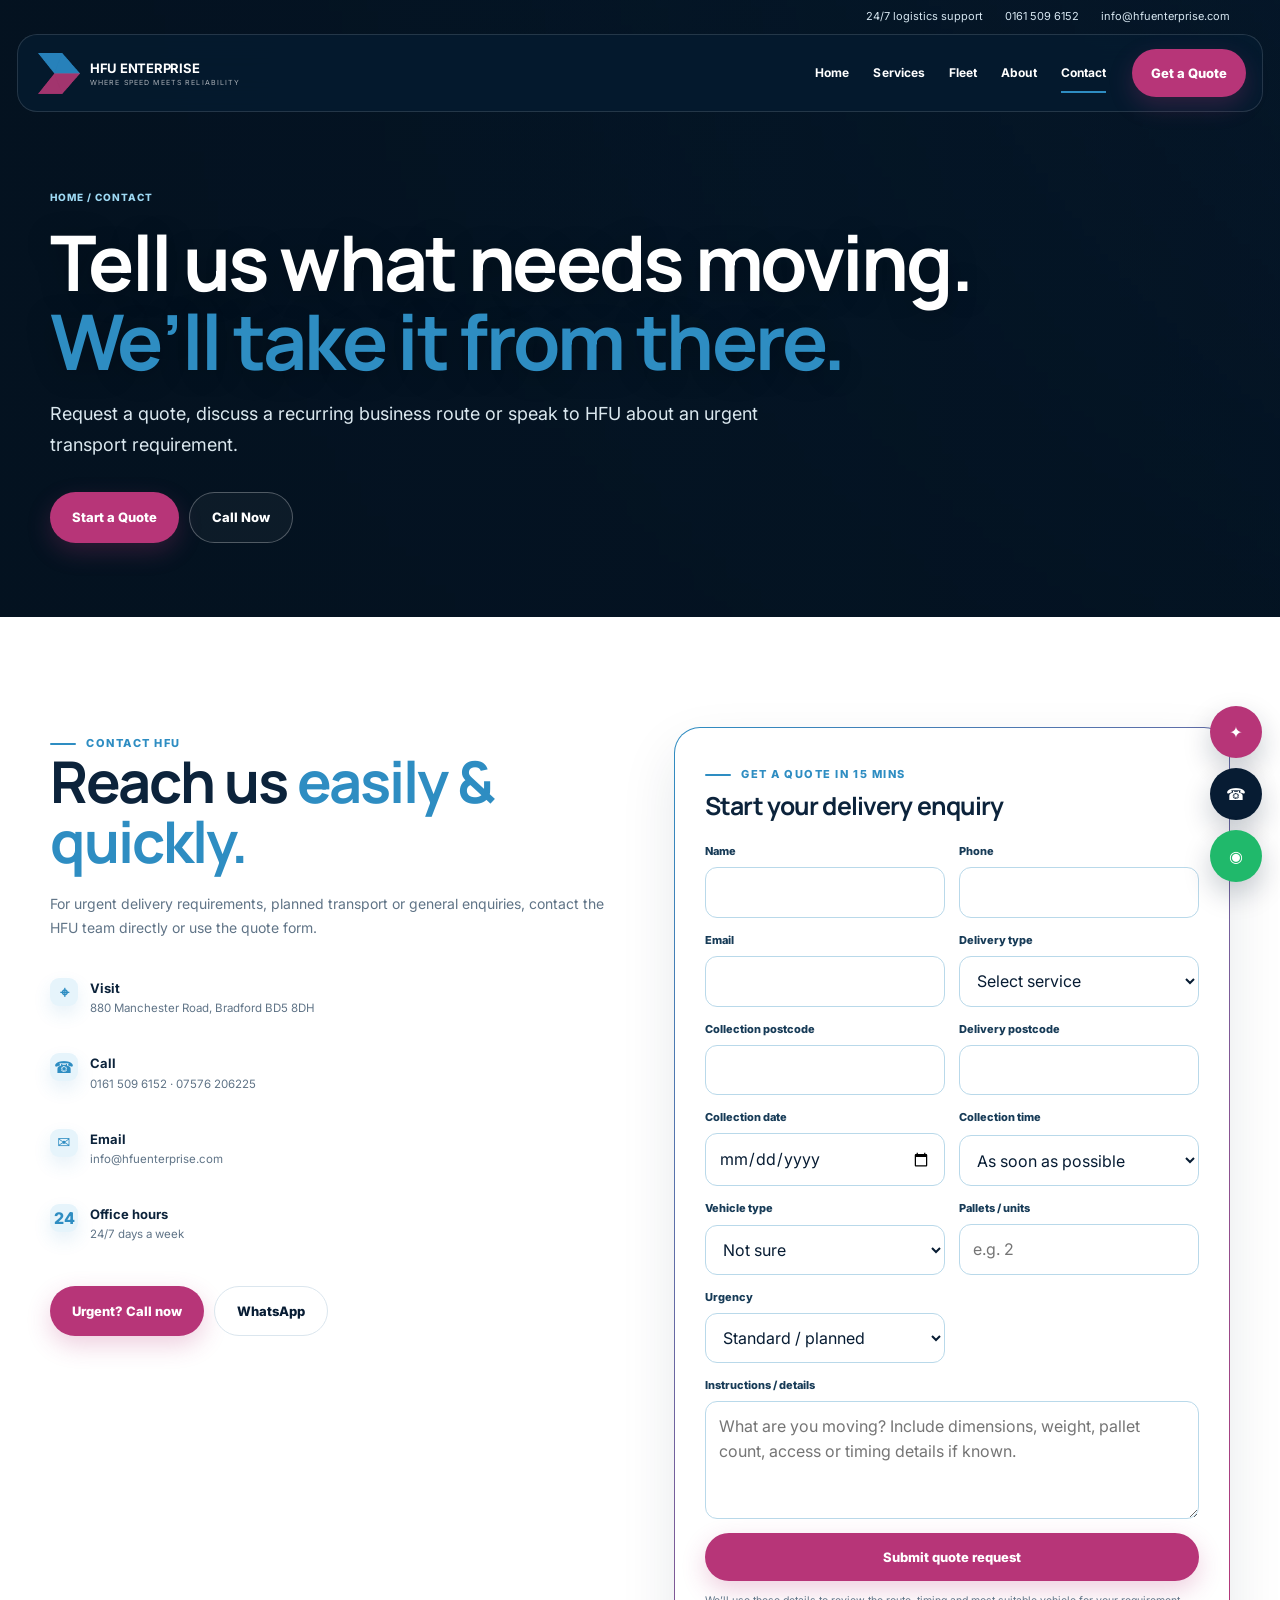
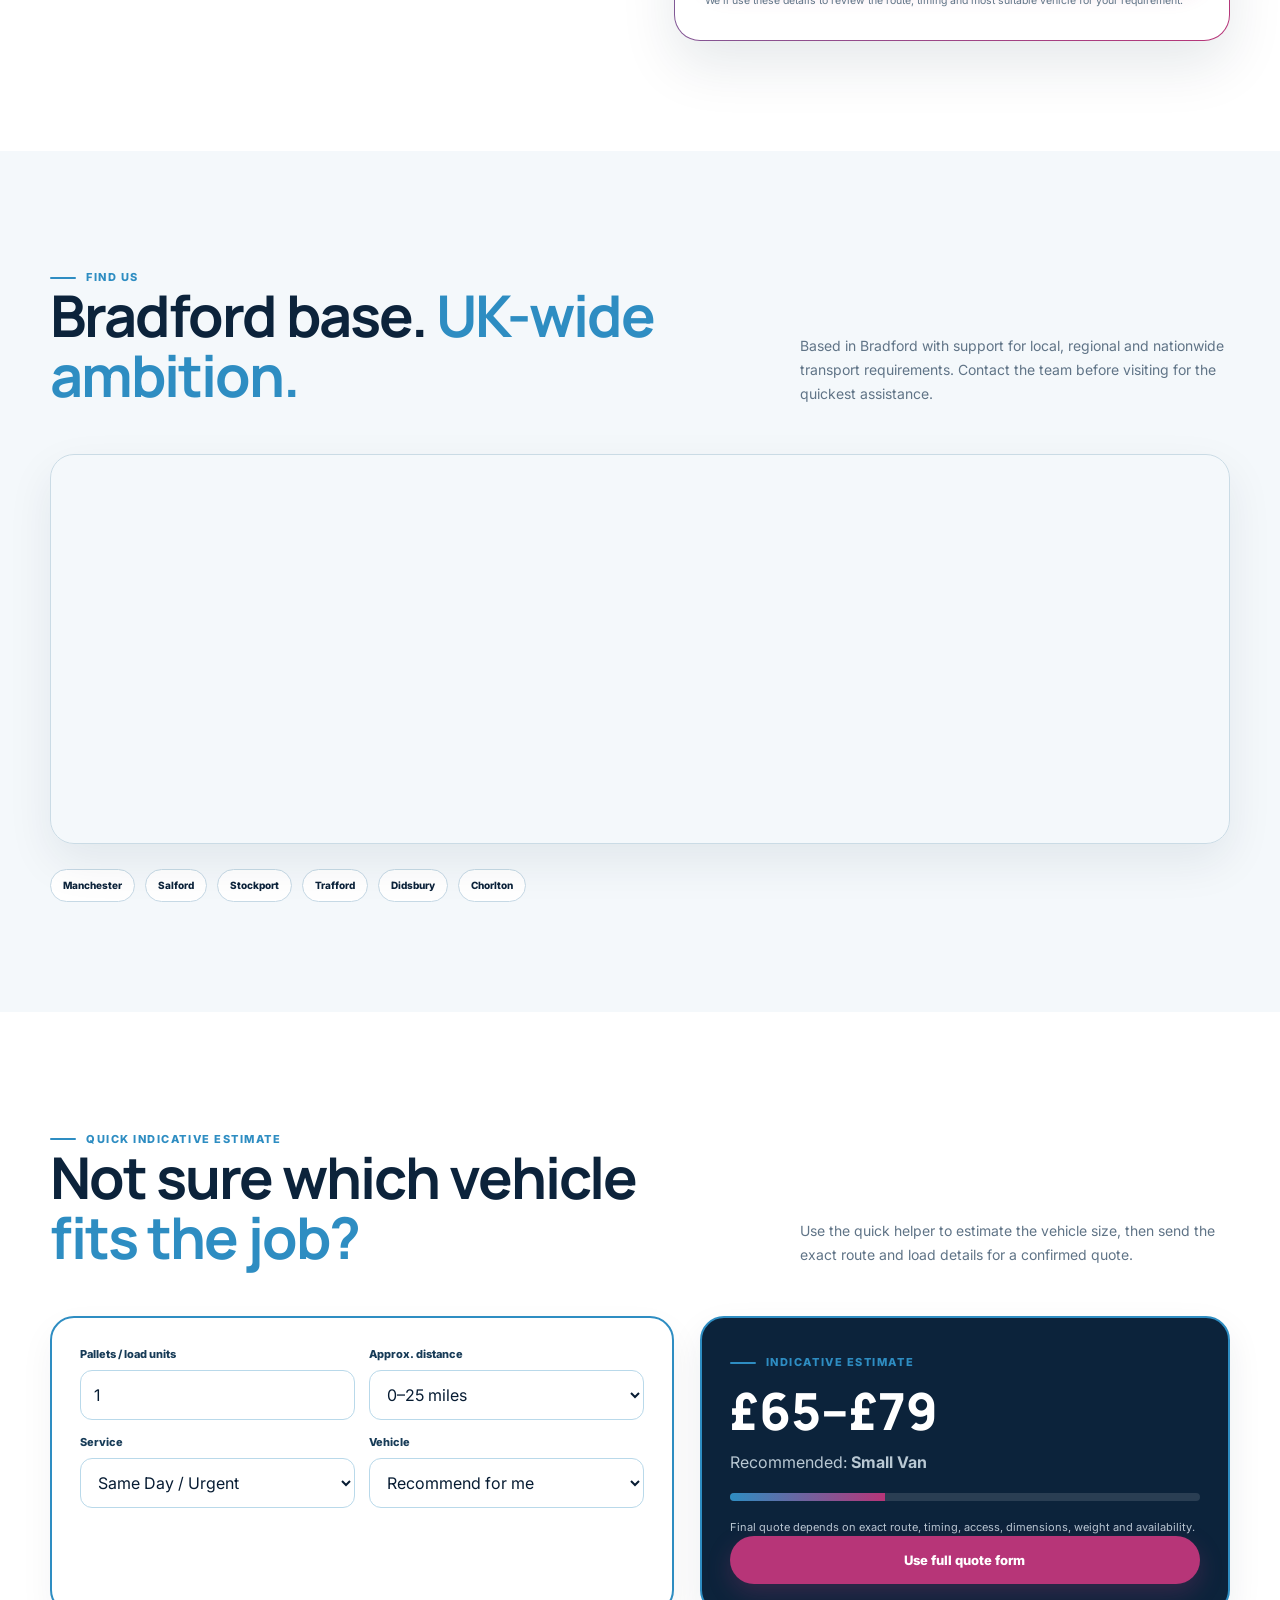
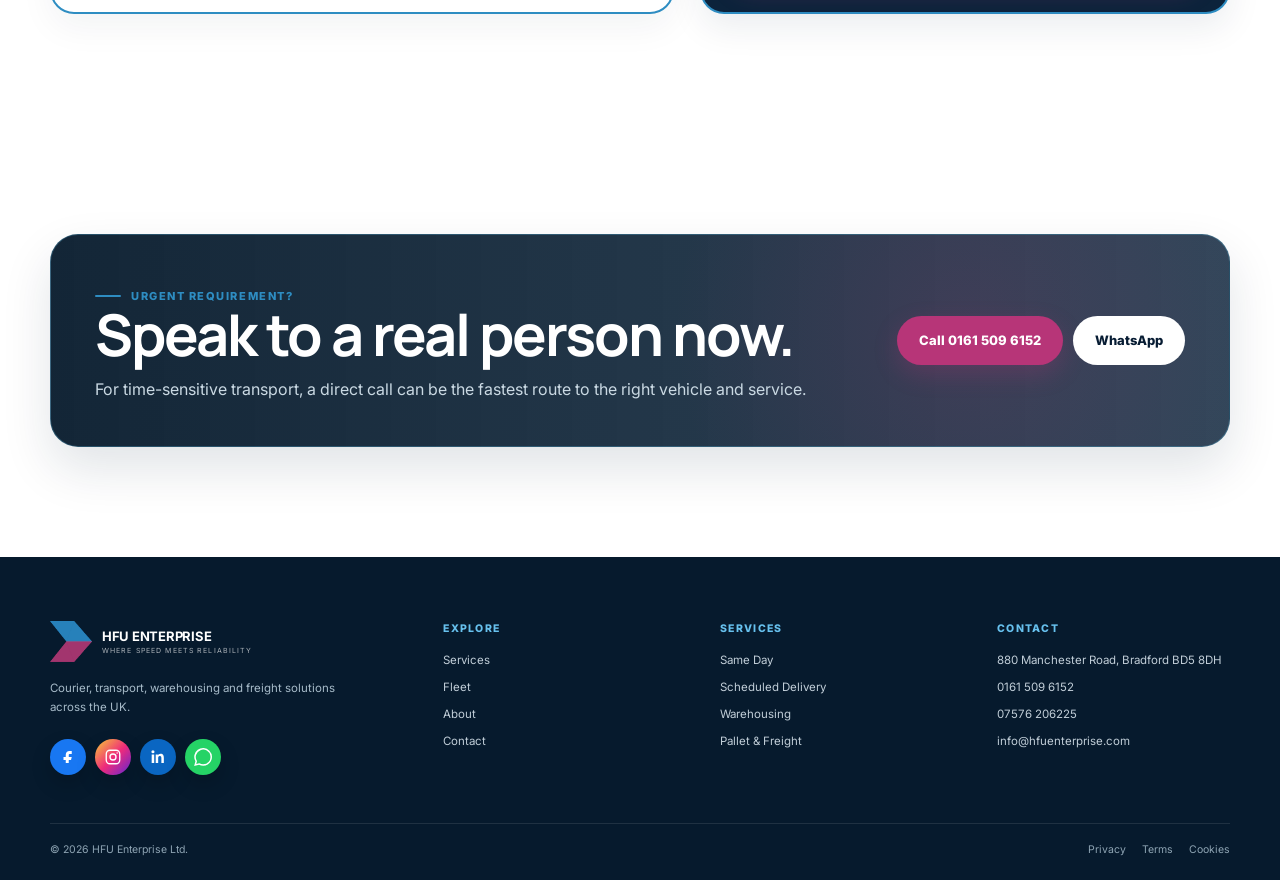
<file: contact.html>
<!doctype html><html lang="en-GB"><head><meta charset="utf-8"><meta name="viewport" content="width=device-width,initial-scale=1"><title>Get a Quote | HFU Enterprise</title>
  <link rel="icon" href="favicon.ico" sizes="any">
  <link rel="icon" type="image/png" sizes="32x32" href="favicon-32x32.png">
  <link rel="apple-touch-icon" sizes="180x180" href="apple-touch-icon.png">
<meta name="description" content="Request a logistics quote from HFU Enterprise for same-day, scheduled, pallet, freight, warehousing and home move services."><meta name="theme-color" content="#071c33"><link rel="preconnect" href="https://fonts.googleapis.com"><link rel="preconnect" href="https://fonts.gstatic.com" crossorigin><link href="https://fonts.googleapis.com/css2?family=Inter:wght@400;500;600;700;800&family=Manrope:wght@600;700;800&display=swap" rel="stylesheet"><link rel="stylesheet" href="assets/css/style.css"><link rel="stylesheet" href="assets/css/contact.css"></head><body class="page-contact">
<div class="topbar"><div class="container"><span>24/7 logistics support</span><a href="tel:+441615096152">0161 509 6152</a><a href="mailto:info@hfuenterprise.com">info@hfuenterprise.com</a></div></div><header class="site-header"><div class="header-shell"><a class="brand" href="index.html"><img class="brand-mark" src="assets/img/hfu-mark.png" alt="HFU Enterprise"><span class="brand-copy"><strong>HFU ENTERPRISE</strong><span>Where speed meets reliability</span></span></a><nav class="nav"><a href="index.html">Home</a><a href="services.html">Services</a><a href="fleet.html">Fleet</a><a href="about.html">About</a><a class="active" href="contact.html">Contact</a></nav><div class="header-actions"><a class="btn btn-primary" href="#quote">Get a Quote</a><button class="menu-toggle" aria-label="Open navigation" aria-expanded="false"><span></span><span></span><span></span></button></div></div></header>
<main>
<section class="page-hero contact-hero"><div class="contact-hero-media" aria-hidden="true"><div class="contact-hero-slide contact-hero-slide--1"></div><div class="contact-hero-slide contact-hero-slide--2"></div><div class="contact-hero-slide contact-hero-slide--3"></div><div class="contact-hero-slide contact-hero-slide--4"></div><div class="contact-hero-slide contact-hero-slide--5"></div></div><div class="contact-hero-overlay" aria-hidden="true"></div><div class="container"><div class="breadcrumb">Home / Contact</div><h1>Tell us what needs moving.<br><span class="accent">We’ll take it from there.</span></h1><p>Request a quote, discuss a recurring business route or speak to HFU about an urgent transport requirement.</p><div class="hero-actions"><a class="btn btn-primary" href="#quote">Start a Quote</a><a class="btn btn-ghost" href="tel:+441615096152">Call Now</a></div></div></section>

<section class="section" id="quote"><div class="container split" style="align-items:start"><div class="split-copy reveal"><span class="eyebrow">Contact HFU</span><h2>Reach us <span class="accent">easily & quickly.</span></h2><p>For urgent delivery requirements, planned transport or general enquiries, contact the HFU team directly or use the quote form.</p><div class="check-list"><div class="check"><i>⌖</i><div><strong>Visit</strong><span>880 Manchester Road, Bradford BD5 8DH</span></div></div><div class="check"><i>☎</i><div><strong>Call</strong><span>0161 509 6152 · 07576 206225</span></div></div><div class="check"><i>✉</i><div><strong>Email</strong><span>info@hfuenterprise.com</span></div></div><div class="check"><i>24</i><div><strong>Office hours</strong><span>24/7 days a week</span></div></div></div><div class="hero-actions"><a class="btn btn-primary" href="tel:+441615096152">Urgent? Call now</a><a class="btn btn-outline" href="https://wa.me/447576206225" target="_blank" rel="noopener">WhatsApp</a></div></div>
<div class="form-card reveal"><span class="eyebrow">Get a quote in 15 mins</span><h3 style="margin:10px 0 24px">Start your delivery enquiry</h3><form class="full-form" data-demo-form><div class="field"><label for="name">Name</label><input id="name" required></div><div class="field"><label for="phone">Phone</label><input id="phone" type="tel" required></div><div class="field"><label for="email">Email</label><input id="email" type="email" required></div><div class="field"><label for="service">Delivery type</label><select id="service" required><option value="">Select service</option><option>Same Day</option><option>Scheduled Delivery</option><option>Overnight</option><option>International Shipping</option><option>Pallet Delivery</option><option>Warehousing</option><option>Home Move</option></select></div><div class="field"><label for="from2">Collection postcode</label><input id="from2" required></div><div class="field"><label for="to2">Delivery postcode</label><input id="to2" required></div><div class="field"><label for="date2">Collection date</label><input id="date2" type="date" required></div><div class="field"><label for="time2">Collection time</label><select id="time2"><option>As soon as possible</option><option>08:00–10:00</option><option>10:00–12:00</option><option>12:00–14:00</option><option>14:00–16:00</option><option>16:00–18:00</option></select></div><div class="field"><label for="vehicle">Vehicle type</label><select id="vehicle"><option>Not sure</option><option>Small Van</option><option>SWB</option><option>LWB</option><option>Luton</option><option>7.5 Tonne</option><option>18 Tonne</option><option>26 Tonne</option><option>Artic</option></select></div><div class="field"><label for="pallets">Pallets / units</label><input id="pallets" type="number" min="0" placeholder="e.g. 2"></div><div class="field"><label for="urgency">Urgency</label><select id="urgency"><option>Standard / planned</option><option>Urgent / same day</option><option>Overnight</option></select></div><div class="field span-2"><label for="details">Instructions / details</label><textarea id="details" placeholder="What are you moving? Include dimensions, weight, pallet count, access or timing details if known."></textarea></div><div class="span-2"><button class="btn btn-primary" type="submit" style="width:100%">Submit quote request</button><p class="form-note">We’ll use these details to review the route, timing and most suitable vehicle for your requirement.</p></div></form></div></div></section>

<section class="section section--soft"><div class="container"><div class="section-head reveal"><div><span class="eyebrow">Find us</span><h2>Bradford base. <span class="accent">UK-wide ambition.</span></h2></div><p>Based in Bradford with support for local, regional and nationwide transport requirements. Contact the team before visiting for the quickest assistance.</p></div><iframe class="map-frame" loading="lazy" referrerpolicy="no-referrer-when-downgrade" src="https://www.google.com/maps?q=880%20Manchester%20Road%20Bradford%20BD5%208DH&output=embed" title="HFU Enterprise location map"></iframe><div class="location-chips"><span class="location-chip">Manchester</span><span class="location-chip">Salford</span><span class="location-chip">Stockport</span><span class="location-chip">Trafford</span><span class="location-chip">Didsbury</span><span class="location-chip">Chorlton</span></div></div></section>

<section class="section"><div class="container"><div class="section-head reveal"><div><span class="eyebrow">Quick indicative estimate</span><h2>Not sure which vehicle <span class="accent">fits the job?</span></h2></div><p>Use the quick helper to estimate the vehicle size, then send the exact route and load details for a confirmed quote.</p></div><div class="calculator-wrap" data-estimator><div class="calculator-panel reveal"><div class="full-form"><div class="field"><label>Pallets / load units</label><input name="est-pallets" type="number" min="1" max="26" value="1"></div><div class="field"><label>Approx. distance</label><select name="est-distance"><option value="0-25">0–25 miles</option><option value="25-50">25–50 miles</option><option value="50-100">50–100 miles</option><option value="100-200">100–200 miles</option><option value="200+">200+ miles</option></select></div><div class="field"><label>Service</label><select name="est-service"><option value="same">Same Day / Urgent</option><option value="scheduled">Scheduled</option><option value="overnight">Overnight</option><option value="pallet">Pallet / Freight</option><option value="home">Home Move</option></select></div><div class="field"><label>Vehicle</label><select name="est-vehicle"><option value="auto">Recommend for me</option><option value="small">Small Van</option><option value="swb">SWB</option><option value="lwb">LWB</option><option value="luton">Luton</option><option value="t75">7.5 Tonne</option><option value="t18">18 Tonne</option><option value="artic">Artic</option></select></div></div></div><div class="calculator-result reveal"><div><span class="eyebrow">Indicative estimate</span><div class="big" data-est-price>£—</div><p>Recommended: <strong data-est-vehicle>—</strong></p><div class="range-bar"><span data-est-bar></span></div><p style="font-size:11px">Final quote depends on exact route, timing, access, dimensions, weight and availability.</p></div><a class="btn btn-primary" href="#quote">Use full quote form</a></div></div></div></section>

<section class="section"><div class="container"><div class="cta-band contact-urgent-cta reveal"><div class="cta-grid"><div><span class="eyebrow">Urgent requirement?</span><h2>Speak to a real person now.</h2><p>For time-sensitive transport, a direct call can be the fastest route to the right vehicle and service.</p></div><div class="cta-actions"><a class="btn btn-primary" href="tel:+441615096152">Call 0161 509 6152</a><a class="btn btn-secondary" href="https://wa.me/447576206225" target="_blank" rel="noopener">WhatsApp</a></div></div></div></div></section>
</main>
<footer class="site-footer"><div class="container"><div class="footer-grid"><div class="footer-brand"><a class="brand" href="index.html"><img class="brand-mark" src="assets/img/hfu-mark.png" alt=""><span class="brand-copy"><strong>HFU ENTERPRISE</strong><span>Where speed meets reliability</span></span></a><p>Courier, transport, warehousing and freight solutions across the UK.</p><div class="footer-social" aria-label="Social media"><div class="social-icons"><a class="social-icon" href="#" aria-label="Facebook"><svg viewBox="0 0 24 24" fill="currentColor"><path d="M14 8h3V4h-3c-3 0-5 2-5 5v3H6v4h3v4h4v-4h3l1-4h-4V9c0-.6.4-1 1-1z"/></svg></a><a class="social-icon" href="#" aria-label="Instagram"><svg viewBox="0 0 24 24" fill="none" stroke="currentColor" stroke-width="1.8"><rect x="3" y="3" width="18" height="18" rx="5"/><circle cx="12" cy="12" r="4"/><circle cx="17.5" cy="6.5" r="1" fill="currentColor" stroke="none"/></svg></a><a class="social-icon" href="#" aria-label="LinkedIn"><svg viewBox="0 0 24 24" fill="currentColor"><path d="M6.94 8.5H3.56V20h3.38V8.5ZM5.25 3A2.07 2.07 0 1 0 5.3 7.14 2.07 2.07 0 0 0 5.25 3Zm7 5.5H8.94V20h3.3v-6.03c0-1.6.3-3.15 2.28-3.15 1.95 0 1.98 1.82 1.98 3.25V20h3.3v-6.61c0-3.25-.7-5.75-4.5-5.75-1.82 0-3.03 1-3.53 1.95h-.02V8.5Z"/></svg></a><a class="social-icon social-icon--wa" href="https://wa.me/447576206225" target="_blank" rel="noopener" aria-label="WhatsApp"><svg viewBox="0 0 24 24" fill="currentColor"><path d="M20.5 3.5A11.8 11.8 0 0 0 1.9 17.7L.2 24l6.5-1.7A11.8 11.8 0 0 0 24 11.8a11.7 11.7 0 0 0-3.5-8.3Zm-8.3 18.3a9.8 9.8 0 0 1-5-1.4l-.4-.2-3.8 1 1-3.7-.2-.4A9.8 9.8 0 1 1 12.2 21.8Z"/></svg></a></div></div></div><div><div class="footer-title">Explore</div><div class="footer-links"><a href="services.html">Services</a><a href="fleet.html">Fleet</a><a href="about.html">About</a><a href="contact.html">Contact</a></div></div><div><div class="footer-title">Services</div><div class="footer-links"><span>Same Day</span><span>Scheduled Delivery</span><span>Warehousing</span><span>Pallet & Freight</span></div></div><div><div class="footer-title">Contact</div><div class="footer-links"><span>880 Manchester Road, Bradford BD5 8DH</span><a href="tel:+441615096152">0161 509 6152</a><a href="tel:+447576206225">07576 206225</a><a href="mailto:info@hfuenterprise.com">info@hfuenterprise.com</a></div></div></div><div class="footer-bottom"><span>© 2026 HFU Enterprise Ltd.</span><nav class="footer-legal" aria-label="Legal"><a href="#">Privacy</a><a href="#">Terms</a><a href="#">Cookies</a></nav></div></div></footer><div class="quick-actions"><a class="quick-action quote" href="#quote" aria-label="Get a quote"><span class="quick-action-label">Get a Quote</span>✦</a><a class="quick-action call" href="tel:+441615096152" aria-label="Call HFU"><span class="quick-action-label">Call HFU</span>☎</a><a class="quick-action whatsapp" href="https://wa.me/447576206225" target="_blank" rel="noopener" aria-label="WhatsApp"><span class="quick-action-label">WhatsApp</span>◉</a></div><div class="toast" role="status" aria-live="polite"></div><script src="assets/js/main.js" defer></script></body></html>
</file>
<file: assets/css/style.css>
/* ========================================================================== 
   HFU Enterprise — Premium responsive UI
   Clean CSS only. Brand tokens are kept at the top for easy hand-off.
   ========================================================================== */
:root{
  --ink:#071c33;--ink-2:#0d2c4a;--blue:#2e8dc2;--blue-2:#59b8e7;--pink:#b73578;
  --paper:#f4f8fb;--white:#fff;--text:#0c233b;--muted:#607487;--line:#dbe6ee;
  --success:#19a463;--shadow:0 24px 70px rgba(8,28,51,.14);--soft-shadow:0 14px 42px rgba(8,28,51,.09);
  --radius:28px;--radius-sm:18px;--container:1180px;--header-h:78px;
}
*{box-sizing:border-box}html{scroll-behavior:smooth}body{margin:0;font-family:Inter,system-ui,-apple-system,BlinkMacSystemFont,"Segoe UI",sans-serif;color:var(--text);background:#fff;line-height:1.55;-webkit-font-smoothing:antialiased;text-rendering:optimizeLegibility}img{display:block;max-width:100%}a{color:inherit;text-decoration:none}button,input,select,textarea{font:inherit}button{cursor:pointer}h1,h2,h3,h4{font-family:Manrope,Inter,sans-serif;line-height:1.04;margin:0;letter-spacing:-.035em}h1{font-size:clamp(3rem,6vw,6.7rem)}h2{font-size:clamp(2.3rem,4.5vw,4.8rem)}h3{font-size:clamp(1.3rem,2.1vw,2rem)}p{margin:0}.container{width:min(var(--container),calc(100% - 40px));margin-inline:auto}.section{padding:110px 0}.section--soft{background:var(--paper)}.section--ink{background:var(--ink);color:#fff}.accent{color:var(--blue)}.eyebrow{display:inline-flex;align-items:center;gap:10px;color:var(--blue);font-size:11px;font-weight:800;letter-spacing:.14em;text-transform:uppercase}.eyebrow:before{content:"";width:26px;height:2px;background:currentColor;border-radius:20px}.lead{font-size:clamp(1.02rem,1.4vw,1.25rem);line-height:1.65}.section-head{display:flex;justify-content:space-between;gap:56px;align-items:flex-end;margin-bottom:48px}.section-head>div{max-width:680px}.section-head>p{max-width:430px;color:var(--muted)}.section--ink .section-head>p,.section--ink .text-light{color:#bbcad6}

/* Buttons */
.btn{display:inline-flex;align-items:center;justify-content:center;gap:10px;border:0;border-radius:999px;padding:14px 22px;font-size:13px;font-weight:800;transition:.22s ease;white-space:nowrap}.btn svg{width:18px;height:18px}.btn-primary{background:var(--pink);color:#fff;box-shadow:0 9px 25px rgba(183,53,120,.24)}.btn-primary:hover{transform:translateY(-2px);box-shadow:0 14px 34px rgba(183,53,120,.33)}.btn-secondary{background:#fff;color:var(--ink)}.btn-secondary:hover{transform:translateY(-2px)}.btn-ghost{border:1px solid rgba(255,255,255,.28);color:#fff;background:rgba(255,255,255,.04)}.btn-outline{border:1px solid var(--line);color:var(--ink);background:#fff}.btn-outline:hover{border-color:var(--blue);color:var(--blue)}

/* Top utility + header */
.topbar{position:absolute;inset:0 0 auto;z-index:1002;color:#d6e6f0;font-size:11px}.topbar .container{height:34px;display:flex;justify-content:flex-end;align-items:center;gap:22px}.topbar a:hover{color:#fff}.site-header{position:absolute;top:34px;left:0;right:0;z-index:1000;transition:.25s}.site-header.scrolled{position:fixed;top:0;background:rgba(255,255,255,.96);backdrop-filter:blur(16px);box-shadow:0 10px 28px rgba(7,28,51,.08)}.header-shell{width:min(1260px,calc(100% - 34px));margin:auto;min-height:var(--header-h);padding:0 16px 0 20px;border:1px solid rgba(255,255,255,.13);border-radius:20px;background:rgba(6,27,48,.82);backdrop-filter:blur(16px);display:flex;align-items:center;justify-content:space-between;gap:26px;color:#fff}.site-header.scrolled .header-shell{background:transparent;border-color:transparent;color:var(--ink)}.brand{display:flex;align-items:center;gap:10px;min-width:max-content}.brand-mark{width:42px;height:42px;object-fit:contain}.brand-copy{display:grid}.brand-copy strong{font-size:13px;letter-spacing:-.02em}.brand-copy span{font-size:7px;letter-spacing:.16em;text-transform:uppercase;opacity:.65}.nav{display:flex;align-items:center;gap:26px;margin-left:auto}.nav a{font-size:12px;font-weight:700;position:relative}.nav a:after{content:"";position:absolute;left:0;right:100%;bottom:-11px;height:2px;background:var(--blue);transition:.2s}.nav a:hover:after,.nav a.active:after{right:0}.header-actions{display:flex;align-items:center;gap:10px}.menu-toggle{display:none;width:44px;height:44px;border:0;border-radius:14px;background:rgba(255,255,255,.08);padding:12px}.menu-toggle span{display:block;height:2px;background:currentColor;margin:5px 0}

/* Hero with video + animated fallback image deck */
.hero{position:relative;min-height:810px;display:flex;align-items:center;overflow:hidden;background:var(--ink);color:#fff}.hero-media,.hero-slides,.hero-slide,.hero-media video{position:absolute;inset:0;width:100%;height:100%}.hero-media video{object-fit:cover;z-index:2}.hero-slides{z-index:1}.hero-slide{background-size:cover;background-position:center;opacity:0;animation:hfuSlide 40s infinite;transform:scale(1.05)}.hero-slide:nth-child(1){animation-delay:0s}.hero-slide:nth-child(2){animation-delay:8s}.hero-slide:nth-child(3){animation-delay:16s}.hero-slide:nth-child(4){animation-delay:32s}.hero-slide:nth-child(5){animation-delay:32s}@keyframes hfuSlide{0%{opacity:0;transform:scale(1.05)}5%,21%{opacity:1}25%,100%{opacity:0;transform:scale(1.11)}}.hero.video-failed .hero-media video{display:none}.hero:after{content:"";position:absolute;inset:0;z-index:3;background:linear-gradient(90deg,rgba(5,23,41,.92) 0%,rgba(5,23,41,.72) 45%,rgba(5,23,41,.35) 100%),linear-gradient(0deg,rgba(5,23,41,.72),transparent 60%)}.hero-content{position:relative;z-index:4;width:min(var(--container),calc(100% - 40px));margin:auto;padding:150px 0 80px;display:grid;grid-template-columns:1.45fr .65fr;gap:54px;align-items:center}.hero-kicker{color:#8fd9f7}.hero h1{max-width:800px}.hero .lead{max-width:710px;color:#d7e5ed;margin-top:26px}.hero-actions{display:flex;flex-wrap:wrap;gap:12px;margin-top:32px}.hero-chips{display:flex;flex-wrap:wrap;gap:10px;margin-top:26px}.hero-chip{padding:8px 12px;border-radius:999px;border:1px solid rgba(255,255,255,.17);background:rgba(255,255,255,.06);font-size:11px;color:#d7e5ed}.hero-proof{background:rgba(8,32,55,.72);border:1px solid rgba(255,255,255,.14);border-radius:24px;padding:26px;backdrop-filter:blur(16px);box-shadow:var(--shadow)}.hero-proof-top{display:flex;justify-content:space-between;gap:20px;align-items:flex-start;padding-bottom:22px;border-bottom:1px solid rgba(255,255,255,.12)}.hero-proof-top small{color:#9eb2c0}.hero-proof-score{font-family:Manrope;font-weight:800;font-size:2rem;margin-top:4px}.hero-proof-grid{display:grid;grid-template-columns:1fr 1fr;gap:18px;padding-top:22px}.proof-item{display:grid;gap:3px}.proof-item strong{font-family:Manrope;font-size:1.45rem}.proof-item span{font-size:11px;color:#9eb2c0}.hero-scroll{position:absolute;z-index:4;right:28px;bottom:28px;writing-mode:vertical-rl;text-transform:uppercase;font-size:9px;letter-spacing:.16em;color:#aec1cf;display:flex;align-items:center;gap:10px}.hero-scroll i{width:1px;height:36px;background:#7bb7db}

/* Quote calculator */
.quote-rail{position:relative;z-index:8;margin-top:-70px}.quote-panel{background:#fff;border:1px solid rgba(219,230,238,.8);box-shadow:var(--shadow);border-radius:26px;padding:24px;display:grid;grid-template-columns:.85fr 2.6fr;gap:24px;align-items:center}.quote-intro strong{display:block;font-family:Manrope;font-size:1.35rem;margin:6px 0}.quote-intro p{font-size:12px;color:var(--muted)}.quick-form{display:grid;grid-template-columns:1fr 1fr .9fr .9fr auto;gap:10px;align-items:end}.field{display:grid;gap:7px}.field label{font-size:10px;font-weight:800;color:#3b5267}.field input,.field select,.field textarea{width:100%;border:1px solid var(--line);border-radius:12px;padding:12px 13px;color:var(--ink);background:#fff;outline:none;transition:.2s}.field input:focus,.field select:focus,.field textarea:focus{border-color:var(--blue);box-shadow:0 0 0 4px rgba(46,141,194,.08)}.field textarea{min-height:120px;resize:vertical}.estimate-card{margin-top:16px;padding:18px;border-radius:18px;background:linear-gradient(135deg,#eff8fd,#f9fbfd);border:1px solid #d9e9f3;display:none;grid-template-columns:1fr 1fr 1fr auto;gap:14px;align-items:center}.estimate-card.show{display:grid}.estimate-card small{display:block;color:var(--muted);font-size:10px}.estimate-card strong{font-family:Manrope;font-size:1.15rem}.estimate-note{font-size:10px;color:var(--muted);grid-column:1/-1}.calculator-wrap{margin-top:32px;display:grid;grid-template-columns:1fr .85fr;gap:26px}.calculator-panel{padding:28px;border-radius:24px;background:#fff;border:1px solid var(--line);box-shadow:var(--soft-shadow)}.calculator-result{padding:28px;border-radius:24px;background:var(--ink);color:#fff;display:flex;flex-direction:column;justify-content:space-between;min-height:100%}.calculator-result .big{font-family:Manrope;font-size:clamp(2rem,4vw,4rem);font-weight:800}.calculator-result p{color:#b9c8d3}.range-bar{height:8px;border-radius:999px;background:rgba(255,255,255,.12);overflow:hidden;margin:18px 0}.range-bar span{display:block;height:100%;width:35%;background:linear-gradient(90deg,var(--blue),var(--pink));transition:.3s}

/* Trust strip */
.trust-strip{padding:24px 0;border-bottom:1px solid var(--line)}.trust-row{display:grid;grid-template-columns:repeat(4,1fr)}.trust-item{padding:8px 24px;border-right:1px solid var(--line);display:grid;gap:4px}.trust-item:first-child{padding-left:0}.trust-item:last-child{border-right:0}.trust-item strong{font-size:13px}.trust-item span{font-size:11px;color:var(--muted)}

/* Cards and layouts */
.service-grid{display:grid;grid-template-columns:1fr 1fr;gap:18px}.service-card{position:relative;min-height:330px;border-radius:24px;overflow:hidden;color:#fff;background:var(--ink);box-shadow:var(--soft-shadow)}.service-card img{position:absolute;inset:0;width:100%;height:100%;object-fit:cover;transition:.5s}.service-card:after{content:"";position:absolute;inset:0;background:linear-gradient(0deg,rgba(6,24,42,.92),rgba(6,24,42,.10) 75%)}.service-card:hover img{transform:scale(1.04)}.service-content{position:absolute;left:0;right:0;bottom:0;padding:28px;z-index:2}.service-number{font-size:10px;font-weight:800;color:#8fd9f7;text-transform:uppercase;letter-spacing:.12em}.service-content h3{margin:7px 0}.service-content p{color:#d3e0e8;max-width:460px;font-size:13px}.service-link{display:inline-block;margin-top:16px;font-size:11px;font-weight:800}.split{display:grid;grid-template-columns:1fr 1fr;gap:70px;align-items:center}.split-media{position:relative}.split-media>img{width:100%;aspect-ratio:4/3;object-fit:cover;border-radius:26px}.floating-card{position:absolute;left:-24px;bottom:24px;max-width:240px;padding:20px;background:#fff;border-radius:18px;box-shadow:var(--shadow);display:grid;gap:6px}.floating-card span{font-size:11px;color:var(--muted)}.split-copy>p{margin-top:20px;color:var(--muted);font-size:15px}.check-list{display:grid;gap:16px;margin-top:24px}.check{display:flex;align-items:flex-start;gap:12px}.check i{flex:0 0 28px;width:28px;height:28px;border-radius:9px;background:#e6f4fb;color:var(--blue);display:grid;place-items:center;font-style:normal;font-weight:800}.section--ink .check i{background:rgba(46,141,194,.17)}.check strong{display:block;font-size:13px}.check span{display:block;color:var(--muted);font-size:11px;margin-top:2px}.section--ink .check span{color:#a8bbc9}.steps{display:grid;grid-template-columns:repeat(4,1fr);gap:12px;margin-top:40px}.step{position:relative;padding:24px;border:1px solid rgba(255,255,255,.10);border-radius:20px;background:rgba(255,255,255,.035)}.step-num{font-size:10px;color:#6bc4ee;font-weight:800}.step h4{margin:16px 0 6px;font-size:1rem}.step p{font-size:11px;color:#a8bbc9}.step-arrow{position:absolute;right:18px;bottom:18px;color:var(--pink);font-size:1.4rem}.fleet-tabs{display:flex;flex-wrap:wrap;gap:8px;margin:24px 0}.fleet-tab{border:1px solid var(--line);background:#fff;color:var(--ink);border-radius:999px;padding:9px 13px;font-size:10px;font-weight:800}.fleet-tab.active{background:var(--ink);color:#fff;border-color:var(--ink)}.fleet-showcase{display:grid;grid-template-columns:1fr .85fr;gap:22px}.fleet-visual{border-radius:24px;background:var(--paper);padding:30px;overflow:hidden}.fleet-visual img{width:100%;height:330px;object-fit:contain}.fleet-spec{padding:32px;border-radius:24px;background:var(--ink);color:#fff}.fleet-spec p{color:#b9c8d4;margin:14px 0 22px}.spec-grid{display:grid;grid-template-columns:1fr 1fr;gap:10px;margin-bottom:24px}.spec-box{padding:14px;border-radius:14px;background:rgba(255,255,255,.06)}.spec-box small{display:block;font-size:9px;color:#91a8b9}.spec-box strong{font-size:13px}.coverage-card{border-radius:28px;background:radial-gradient(circle at 72% 35%,rgba(46,141,194,.28),transparent 28%),var(--ink);padding:44px;color:#fff;min-height:420px;display:grid;grid-template-columns:.85fr 1.15fr;gap:48px;align-items:center}.coverage-visual{position:relative;min-height:330px;border-radius:22px;background:linear-gradient(135deg,rgba(47,141,194,.08),rgba(255,255,255,.02));border:1px solid rgba(255,255,255,.08);overflow:hidden}.coverage-visual svg{position:absolute;inset:24px;width:calc(100% - 48px);height:calc(100% - 48px)}.coverage-pulse{position:absolute;width:12px;height:12px;border:2px solid #8fd9f7;border-radius:50%;box-shadow:0 0 0 8px rgba(143,217,247,.08)}.coverage-pulse.one{left:46%;top:39%}.coverage-pulse.two{left:51%;top:55%}.coverage-pulse.three{left:44%;top:65%}.coverage-pulse.four{left:58%;top:72%}.location-chips{display:flex;flex-wrap:wrap;gap:8px;margin-top:20px}.location-chip{padding:8px 12px;border-radius:999px;background:#fff;border:1px solid var(--line);font-size:10px;font-weight:800}.section--ink .location-chip,.coverage-card .location-chip{background:rgba(255,255,255,.06);border-color:rgba(255,255,255,.14);color:#dbe7ee}

/* Trust, logos, testimonials */
.logo-cloud{display:grid;grid-template-columns:repeat(5,1fr);gap:12px;margin-top:26px}.logo-pill{min-height:78px;border:1px solid var(--line);border-radius:18px;display:grid;place-items:center;text-align:center;padding:14px;color:#61778a;font-weight:800;font-size:11px;background:#fff}.testimonial-grid{display:grid;grid-template-columns:1.05fr .95fr;gap:18px}.testimonial-feature,.testimonial-small{border-radius:24px;padding:28px}.testimonial-feature{background:var(--ink-2);color:#fff}.testimonial-small{border:1px solid var(--line);background:#fff}.stars{letter-spacing:.14em;color:#f3b431;font-size:12px}.testimonial-feature blockquote{font-family:Manrope;font-weight:700;font-size:clamp(1.6rem,3vw,2.6rem);line-height:1.15;margin:22px 0 36px}.testimonial-small p{font-size:13px;color:var(--muted);margin:14px 0 18px}.testimonial-list{display:grid;gap:18px}.reviewer{display:grid}.reviewer strong{font-size:12px}.reviewer span{font-size:10px;color:#8ea2b0}

/* Team */
.team-grid{display:grid;grid-template-columns:repeat(3,1fr);gap:18px}.team-card{border:1px solid var(--line);border-radius:24px;overflow:hidden;background:#fff}.team-card img{width:100%;aspect-ratio:4/3;object-fit:cover}.team-card-body{padding:22px}.team-card-body span{font-size:10px;color:var(--blue);font-weight:800;text-transform:uppercase;letter-spacing:.1em}.team-card-body p{font-size:12px;color:var(--muted);margin-top:8px}

/* FAQs, CTA, footer */
.faq{max-width:860px;margin:0 auto}.faq-item{border-bottom:1px solid var(--line)}.faq-question{width:100%;border:0;background:transparent;padding:20px 0;display:flex;justify-content:space-between;gap:20px;text-align:left;color:var(--ink);font-weight:800}.faq-question i{font-style:normal;font-size:20px;transition:.2s}.faq-item.open .faq-question i{transform:rotate(45deg)}.faq-answer{max-height:0;overflow:hidden;transition:max-height .25s ease}.faq-answer p{padding:0 0 22px;color:var(--muted);font-size:13px}.cta-band{border-radius:28px;background:radial-gradient(circle at 80% 20%,rgba(183,53,120,.18),transparent 32%),var(--ink);color:#fff;padding:44px}.cta-grid{display:grid;grid-template-columns:1.4fr .6fr;gap:30px;align-items:center}.cta-grid p{color:#b6c7d2;margin-top:12px}.cta-actions{display:flex;gap:10px;justify-content:flex-end;flex-wrap:wrap}.site-footer{background:#061a2d;color:#fff;padding:64px 0 22px}.footer-grid{display:grid;grid-template-columns:1.5fr repeat(3,1fr);gap:44px}.footer-brand p{max-width:300px;color:#a7bbc9;font-size:12px;margin-top:16px}.footer-title{font-size:10px;color:#67c1ee;letter-spacing:.12em;text-transform:uppercase;font-weight:800;margin-bottom:14px}.footer-links{display:grid;gap:8px}.footer-links a,.footer-links span{font-size:12px;color:#c1ced8}.footer-links a:hover{color:#fff}.footer-bottom{margin-top:48px;padding-top:18px;border-top:1px solid rgba(255,255,255,.1);display:flex;justify-content:space-between;gap:20px;color:#8fa5b4;font-size:10px}

/* Floating quick actions */
.quick-actions{position:fixed;right:18px;bottom:18px;z-index:1300;display:grid;gap:10px}.quick-action{width:52px;height:52px;border-radius:50%;display:grid;place-items:center;color:#fff;box-shadow:0 12px 28px rgba(7,28,51,.22);transition:.2s}.quick-action:hover{transform:translateY(-3px)}.quick-action svg{width:22px;height:22px}.quick-action.whatsapp{background:#20b96b}.quick-action.call{background:var(--ink)}.quick-action.quote{background:var(--pink)}.quick-action-label{position:absolute;right:62px;padding:7px 10px;border-radius:8px;background:#071c33;color:#fff;font-size:10px;white-space:nowrap;opacity:0;transform:translateX(6px);pointer-events:none;transition:.2s}.quick-action:hover .quick-action-label{opacity:1;transform:none}

/* Inner pages */
.page-hero{position:relative;min-height:560px;display:flex;align-items:flex-end;color:#fff;overflow:hidden;background:var(--ink)}.page-hero img{position:absolute;inset:0;width:100%;height:100%;object-fit:cover}.page-hero:after{content:"";position:absolute;inset:0;background:linear-gradient(90deg,rgba(4,18,32,.92),rgba(4,18,32,.44)),linear-gradient(0deg,rgba(4,18,32,.64),transparent)}.page-hero .container{position:relative;z-index:2;padding:190px 0 74px}.page-hero p{color:#d4e0e8;max-width:680px;margin-top:18px;font-size:18px}.breadcrumb{font-size:10px;text-transform:uppercase;letter-spacing:.1em;color:#8fd9f7;font-weight:800;margin-bottom:16px}.card-grid-3{display:grid;grid-template-columns:repeat(3,1fr);gap:18px}.info-card{padding:28px;border:1px solid var(--line);border-radius:22px;background:#fff}.section--ink .info-card{background:rgba(255,255,255,.04);border-color:rgba(255,255,255,.12)}.info-card .icon{width:46px;height:46px;border-radius:14px;background:rgba(46,141,194,.11);color:var(--blue);display:grid;place-items:center;margin-bottom:20px;font-size:18px}.info-card p{color:var(--muted);margin-top:10px;font-size:13px}.section--ink .info-card p{color:#a9bbc9}.full-form{display:grid;grid-template-columns:1fr 1fr;gap:14px}.full-form .span-2{grid-column:span 2}.form-card{padding:30px;background:#fff;border:1px solid var(--line);border-radius:26px;box-shadow:var(--soft-shadow)}.form-note{margin-top:12px;font-size:10px;color:var(--muted)}.map-frame{width:100%;min-height:390px;border:0;border-radius:24px;filter:saturate(.85)}.fleet-grid{display:grid;grid-template-columns:repeat(3,1fr);gap:18px}.vehicle-card{padding:22px;border:1px solid var(--line);border-radius:22px;background:#fff;transition:.25s}.vehicle-card:hover{transform:translateY(-4px);box-shadow:var(--soft-shadow)}.vehicle-card img{width:100%;height:190px;object-fit:contain;border-radius:16px;margin-bottom:16px;background:linear-gradient(145deg,#f8fbfd,#edf4f8);padding:8px;border:1px solid #e3edf2}.vehicle-card h4{font-size:20px}.vehicle-card p{font-size:11px;color:var(--muted);margin-top:7px}.vehicle-card .vehicle-meta{display:grid;grid-template-columns:1fr 1fr;gap:8px;margin-top:14px}.vehicle-card .vehicle-meta span{padding:10px;border-radius:12px;background:var(--paper);font-size:10px;color:var(--muted)}.vehicle-card .vehicle-meta strong{display:block;color:var(--ink);font-size:12px;margin-top:2px}.service-table{width:100%;border-collapse:separate;border-spacing:0;overflow:hidden;border:1px solid var(--line);border-radius:20px}.service-table th,.service-table td{padding:16px;border-bottom:1px solid var(--line);font-size:12px;text-align:left}.service-table th{background:var(--paper);font-size:10px;text-transform:uppercase;letter-spacing:.08em}.service-table tr:last-child td{border-bottom:0}

/* Motion */
.reveal{opacity:0;transform:translateY(20px);transition:opacity .65s ease,transform .65s ease}.reveal.visible{opacity:1;transform:none}.toast{position:fixed;right:20px;bottom:86px;z-index:1400;max-width:360px;padding:15px 17px;border-radius:14px;background:#071c33;color:#fff;box-shadow:var(--shadow);transform:translateY(20px);opacity:0;pointer-events:none;transition:.25s;font-size:12px}.toast.show{transform:none;opacity:1}

@media (max-width:1040px){.topbar{display:none}.site-header{top:16px}.header-shell{width:min(100% - 24px,960px)}.nav{gap:14px}.nav a{font-size:11px}.hero-content{grid-template-columns:1fr}.hero-proof{max-width:560px}.quote-panel{grid-template-columns:1fr}.quick-form{grid-template-columns:1fr 1fr}.quick-form .btn{grid-column:span 2}.estimate-card{grid-template-columns:1fr 1fr}.split{gap:40px}.steps{grid-template-columns:1fr 1fr}.coverage-card{grid-template-columns:1fr}.team-grid,.fleet-grid,.card-grid-3{grid-template-columns:1fr 1fr}.footer-grid{grid-template-columns:1.3fr 1fr 1fr}.footer-grid>div:last-child{grid-column:2/4}.page-hero .container{padding-top:160px}.calculator-wrap{grid-template-columns:1fr}.logo-cloud{grid-template-columns:repeat(3,1fr)}}
@media (max-width:760px){:root{--header-h:66px}.container{width:min(100% - 28px,var(--container))}.section{padding:76px 0}.section-head{display:grid;gap:18px;margin-bottom:32px}.site-header{top:10px}.header-shell{width:calc(100% - 18px);min-height:66px;border-radius:17px;padding:0 12px}.brand-mark{width:36px;height:36px}.brand-copy strong{font-size:11px}.brand-copy span{font-size:6px}.header-actions>.btn{display:none}.menu-toggle{display:block}.nav{position:fixed;left:10px;right:10px;top:84px;display:grid;gap:0;padding:10px;background:#fff;color:var(--ink);border-radius:18px;box-shadow:var(--shadow);opacity:0;transform:translateY(-10px);pointer-events:none;transition:.22s}.nav.open{opacity:1;transform:none;pointer-events:auto}.nav a{padding:14px;border-bottom:1px solid var(--line)}.nav a:last-child{border:0}.nav a:after{display:none}.hero{min-height:760px}.hero-content{padding:125px 0 120px;gap:26px}.hero h1{font-size:clamp(3.2rem,15vw,5rem)}.hero-proof{display:none}.hero-actions .btn{width:100%}.hero-chip{font-size:9px}.hero-scroll{display:none}.quote-rail{margin-top:-62px}.quote-panel{padding:18px}.quick-form{grid-template-columns:1fr}.quick-form .btn{grid-column:auto}.estimate-card{grid-template-columns:1fr}.trust-row{grid-template-columns:1fr 1fr}.trust-item{padding:13px;border-right:0;border-bottom:1px solid var(--line)}.service-grid,.split,.fleet-showcase,.testimonial-grid,.coverage-card,.cta-grid,.calculator-wrap{grid-template-columns:1fr}.service-card{min-height:300px}.split-media{order:2}.floating-card{left:14px}.steps{grid-template-columns:1fr}.fleet-visual img{height:240px}.coverage-card{padding:28px}.coverage-visual{min-height:280px}.testimonial-feature blockquote{font-size:1.8rem}.team-grid,.fleet-grid,.card-grid-3{grid-template-columns:1fr}.logo-cloud{grid-template-columns:1fr 1fr}.cta-band{padding:28px}.cta-actions{justify-content:flex-start}.footer-grid{grid-template-columns:1fr 1fr;gap:28px}.footer-grid>div:last-child{grid-column:auto}.footer-brand{grid-column:1/-1}.footer-bottom{display:grid}.page-hero{min-height:500px}.page-hero .container{padding:140px 0 54px}.page-hero p{font-size:15px}.full-form{grid-template-columns:1fr}.full-form .span-2{grid-column:auto}.service-table{display:block;overflow-x:auto}.quick-actions{right:12px;bottom:12px}.quick-action{width:48px;height:48px}.quick-action-label{display:none}}
@media (max-width:460px){.trust-row,.footer-grid,.logo-cloud{grid-template-columns:1fr}.footer-brand{grid-column:auto}.service-content{padding:22px}.fleet-tabs{gap:6px}.fleet-tab{font-size:9px}.spec-grid{grid-template-columns:1fr}.team-card img{aspect-ratio:16/10}}
@media (prefers-reduced-motion:reduce){html{scroll-behavior:auto}.hero-slide{animation:none}.hero-slide:first-child{opacity:1;transform:none}.reveal{opacity:1;transform:none;transition:none}*{transition-duration:.01ms!important;animation-duration:.01ms!important;animation-iteration-count:1!important}}

/* ========================================================================== 
   Homepage refinement pass — hero simplification, marquee, premium map/cards
   ========================================================================== */
.hero-content--single{grid-template-columns:1fr;gap:0;align-items:flex-start}
.hero-copy{max-width:900px}
.hero-copy .lead{max-width:760px}
.hero-stats{display:grid;grid-template-columns:repeat(4,minmax(0,1fr));gap:14px;margin-top:28px;max-width:980px}
.hero-stat{display:flex;align-items:center;gap:14px;padding:14px 16px;border-radius:18px;background:rgba(7,28,51,.46);border:1px solid rgba(255,255,255,.12);backdrop-filter:blur(12px);box-shadow:0 10px 26px rgba(6,24,42,.18);animation:heroFloat 5.6s ease-in-out infinite}
.hero-stat:nth-child(2){animation-delay:.25s}.hero-stat:nth-child(3){animation-delay:.5s}.hero-stat:nth-child(4){animation-delay:.75s}
@keyframes heroFloat{0%,100%{transform:translateY(0)}50%{transform:translateY(-4px)}}
.hero-stat-icon{width:48px;height:48px;border-radius:14px;display:grid;place-items:center;background:linear-gradient(135deg,rgba(46,141,194,.24),rgba(183,53,120,.18));color:#8fd9f7;flex:0 0 48px}
.hero-stat-icon svg{width:24px;height:24px}.hero-stat strong{display:block;font-family:Manrope;font-size:1.55rem;line-height:1}.hero-stat span{display:block;color:#d8e6ee;font-size:12px;margin-top:4px}
.hero-bottom-features{position:absolute;left:0;right:0;bottom:30px;z-index:4}
.hero-feature-row{display:grid;grid-template-columns:repeat(4,1fr);gap:0;padding:18px 22px;border-radius:24px;background:rgba(7,28,51,.52);border:1px solid rgba(255,255,255,.1);backdrop-filter:blur(12px);box-shadow:0 16px 32px rgba(4,17,30,.18)}
.hero-feature{display:flex;align-items:center;gap:12px;padding:0 18px;border-right:1px solid rgba(255,255,255,.12)}.hero-feature:last-child{border-right:0}
.hero-feature-icon{width:40px;height:40px;border-radius:999px;background:rgba(255,255,255,.08);display:grid;place-items:center;color:#e7f3fa;flex:0 0 40px}.hero-feature-icon svg{width:20px;height:20px}
.hero-feature strong{display:block;font-size:13px;color:#fff}.hero-feature span{display:block;font-size:11px;color:#b8cad5}
.marquee-strip{position:relative;overflow:hidden;padding:16px 0;background:#f4f8fb;border-top:1px solid #e1ebf1;border-bottom:1px solid #e1ebf1}.marquee-track{display:flex;align-items:center;gap:0;min-width:max-content;animation:marqueeRun 26s linear infinite}.marquee-group{display:flex;align-items:center;gap:30px;padding-right:30px}.marquee-group span{display:inline-flex;align-items:center;gap:10px;font-size:12px;font-weight:800;color:#173551;white-space:nowrap}.marquee-group i{font-style:normal;color:var(--pink);font-size:18px;line-height:1}@keyframes marqueeRun{from{transform:translateX(0)}to{transform:translateX(-50%)}}
.steps-section{position:relative;overflow:hidden}.steps-section-media{position:absolute;inset:0;background-image:linear-gradient(90deg,rgba(6,24,42,.92),rgba(6,24,42,.78)),url('https://images.unsplash.com/photo-1586528116311-ad8dd3c8310d?auto=format&fit=crop&w=2200&q=84');background-size:cover;background-position:center}.steps-section .container{position:relative;z-index:1}
.fleet-visual{position:relative;background:transparent;padding:0}.fleet-visual-shell{position:relative;border-radius:28px;padding:28px;background:linear-gradient(160deg,#f8fbfd 0%,#eaf3f9 100%);border:1px solid #d7e5ef;overflow:hidden;box-shadow:var(--soft-shadow)}.fleet-visual-orb{position:absolute;inset:auto auto 20px 18px;width:220px;height:220px;border-radius:50%;background:radial-gradient(circle,rgba(46,141,194,.18),rgba(46,141,194,0) 70%);filter:blur(1px)}.fleet-visual img{position:relative;z-index:2;width:100%;height:340px;object-fit:cover;border-radius:22px;box-shadow:0 18px 35px rgba(7,28,51,.14)}.fleet-badge{position:absolute;left:24px;top:22px;z-index:3;padding:8px 12px;border-radius:999px;background:#fff;border:1px solid #deebf3;box-shadow:0 10px 20px rgba(6,24,42,.08);font-size:10px;font-weight:800;text-transform:uppercase;letter-spacing:.1em;color:#163551}.fleet-visual-caption{position:absolute;left:28px;bottom:24px;z-index:3;max-width:280px;padding:16px 18px;border-radius:18px;background:rgba(7,28,51,.82);color:#fff;border:1px solid rgba(255,255,255,.1);backdrop-filter:blur(8px)}.fleet-visual-caption strong{display:block;font-size:13px}.fleet-visual-caption span{display:block;font-size:11px;color:#c9d9e3;margin-top:5px}
.coverage-card--map{align-items:stretch}.coverage-visual--map{min-height:390px;padding:24px}.uk-map-svg{position:absolute;left:50%;top:50%;transform:translate(-50%,-52%);width:54%;height:auto;max-height:90%}.map-dot{position:absolute;width:10px;height:10px;border-radius:50%;background:#6bc4ee;box-shadow:0 0 0 5px rgba(107,196,238,.12),0 0 20px rgba(107,196,238,.45)}.map-dot--bradford{left:49%;top:36%;background:#ff4fa4;box-shadow:0 0 0 6px rgba(255,79,164,.15),0 0 24px rgba(255,79,164,.35)}.map-dot--manchester{left:45%;top:44%}.map-dot--salford{left:43%;top:46%}.map-dot--stockport{left:47%;top:48%}.map-dot--trafford{left:41.8%;top:49%}.map-dot--didsbury{left:43.4%;top:50.8%}.map-dot--chorlton{left:40.5%;top:52%}
.map-label{position:absolute;padding:6px 10px;border-radius:999px;background:rgba(255,255,255,.92);color:#12304b;font-size:10px;font-weight:800;box-shadow:0 10px 20px rgba(7,28,51,.08)}.map-label--bradford{left:53%;top:33%}.map-label--manchester{left:49%;top:42%}.map-label--salford{left:31%;top:44%}.map-label--stockport{left:50%;top:47%}.map-label--trafford{left:25%;top:47.5%}.map-label--didsbury{left:29%;top:50.5%}.map-label--chorlton{left:26%;top:54%}
.map-card{position:absolute;right:22px;bottom:22px;max-width:230px;padding:16px 18px;border-radius:18px;background:rgba(7,28,51,.82);border:1px solid rgba(255,255,255,.1);color:#fff;backdrop-filter:blur(8px)}.map-card strong{display:block;font-size:13px}.map-card span{display:block;color:#c5d6e0;font-size:11px;margin-top:7px}
.cta-band--photo{position:relative;overflow:hidden;background:linear-gradient(90deg,rgba(6,24,42,.9),rgba(6,24,42,.78)),url('https://images.unsplash.com/photo-1529074963764-98f45c47344b?auto=format&fit=crop&w=2200&q=84');background-size:cover;background-position:center}.cta-band--photo:after{content:"";position:absolute;inset:0;background:radial-gradient(circle at 82% 50%,rgba(183,53,120,.16),transparent 28%);pointer-events:none}.cta-band--photo .cta-grid{position:relative;z-index:1}
.footer-social{margin-top:24px;display:flex;align-items:center;gap:14px;flex-wrap:wrap}.footer-social-label{font-size:10px;text-transform:uppercase;letter-spacing:.1em;color:#67c1ee;font-weight:800}.social-icons{display:flex;gap:10px;align-items:center}.social-icon{width:36px;height:36px;border-radius:50%;display:grid;place-items:center;background:rgba(255,255,255,.07);color:#d2dfea;border:1px solid rgba(255,255,255,.1)}.social-icon svg{width:18px;height:18px}.social-icon--wa{color:#fff;background:#20b96b;border-color:transparent}
@media (max-width:1040px){.hero-stats{grid-template-columns:1fr 1fr}.hero-bottom-features{bottom:20px}.hero-feature-row{grid-template-columns:1fr 1fr;gap:14px}.hero-feature{border-right:0;padding:0}.uk-map-svg{width:48%}.map-card{right:18px;bottom:18px}}
@media (max-width:760px){.hero{min-height:980px}.hero-content{padding:125px 0 190px}.hero-stats{grid-template-columns:1fr 1fr}.hero-stat{padding:12px}.hero-stat strong{font-size:1.2rem}.hero-bottom-features{bottom:12px}.hero-feature-row{padding:14px;grid-template-columns:1fr 1fr}.hero-feature{gap:10px}.hero-feature strong{font-size:11px}.hero-feature span{font-size:10px}.marquee-group{gap:22px}.fleet-visual-shell{padding:18px}.fleet-visual img{height:260px}.fleet-visual-caption{left:18px;right:18px;max-width:none}.coverage-visual--map{min-height:340px}.uk-map-svg{width:62%;transform:translate(-50%,-50%)}.map-label{font-size:9px;padding:5px 8px}.map-card{left:18px;right:18px;max-width:none}.footer-social{margin-top:18px}}
@media (max-width:460px){.hero-stats{grid-template-columns:1fr}.hero-feature-row{grid-template-columns:1fr}.marquee-group span{font-size:11px}.uk-map-svg{width:70%}.map-label--salford,.map-label--trafford,.map-label--chorlton,.map-label--didsbury{left:8%}.map-label--manchester{left:52%}.map-label--stockport{left:53%}.map-label--bradford{left:52%}}

/* ========================================================================== 
   Homepage polish pass 2 — refined hero stats, post-marquee benefits, real map
   ========================================================================== */
/* Keep hero cleaner now that the benefit band sits below the marquee. */
.hero{min-height:760px}
.hero-content{padding-bottom:120px}
.hero-stats{max-width:1080px;gap:16px;margin-top:34px}
.hero-stat{min-height:104px;padding:18px 20px;border-radius:22px;background:linear-gradient(145deg,rgba(11,39,66,.82),rgba(8,29,51,.68));border:1px solid rgba(143,217,247,.17);box-shadow:inset 0 1px 0 rgba(255,255,255,.05),0 16px 38px rgba(0,0,0,.20);backdrop-filter:blur(16px);animation:none;position:relative;overflow:hidden}
.hero-stat:after{content:"";position:absolute;inset:auto -35px -55px auto;width:120px;height:120px;border-radius:50%;background:radial-gradient(circle,rgba(183,53,120,.16),transparent 67%)}
.hero-stat-icon{width:54px;height:54px;flex-basis:54px;border-radius:16px;background:linear-gradient(145deg,rgba(46,141,194,.18),rgba(183,53,120,.20));border:1px solid rgba(255,255,255,.06);color:#cceefe;box-shadow:inset 0 1px 0 rgba(255,255,255,.08)}
.hero-stat-icon svg{width:26px;height:26px}.hero-stat strong{font-size:1.8rem;letter-spacing:-.04em}.hero-stat span{font-size:11px;color:#c7d8e2}
.hero-stat.is-counting strong{animation:countPulse .55s ease both}@keyframes countPulse{0%{transform:translateY(6px);opacity:.45}100%{transform:none;opacity:1}}

/* Premium benefit band is deliberately separated from the hero for cleaner hierarchy. */
.premium-benefit-band{padding:26px 0 30px;background:#fff}
.premium-benefit-grid{display:grid;grid-template-columns:repeat(4,1fr);border:1px solid #dfe9ef;border-radius:28px;background:linear-gradient(180deg,#ffffff,#f8fbfd);box-shadow:0 22px 52px rgba(7,28,51,.08);overflow:hidden}
.premium-benefit{display:flex;align-items:center;gap:15px;padding:24px 25px;position:relative}
.premium-benefit:not(:last-child):after{content:"";position:absolute;right:0;top:24%;height:52%;width:1px;background:#dce7ee}
.premium-benefit-icon{width:52px;height:52px;flex:0 0 52px;border-radius:17px;display:grid;place-items:center;color:#1d7cac;background:linear-gradient(145deg,#edf8fd,#f8f0f6);border:1px solid #e0edf4;box-shadow:0 10px 20px rgba(7,28,51,.06)}
.premium-benefit-icon svg{width:25px;height:25px}.premium-benefit strong{display:block;font-family:Manrope;font-size:14px;color:var(--ink)}.premium-benefit span{display:block;font-size:11px;color:var(--muted);margin-top:4px;line-height:1.45}

/* UK network — real OpenStreetMap base, HFU colour treatment and service markers. */
.coverage-card--map{grid-template-columns:.82fr 1.18fr;min-height:500px;padding:42px;overflow:hidden}
.coverage-visual--map{position:relative;min-height:420px;border-radius:24px;border:1px solid rgba(143,217,247,.18);overflow:hidden;background:#0a2742;box-shadow:inset 0 0 0 1px rgba(255,255,255,.02),0 24px 55px rgba(2,15,28,.22)}
.coverage-map-frame{position:absolute;inset:-8px;width:calc(100% + 16px);height:calc(100% + 16px);border:0;filter:grayscale(.08) saturate(.72) contrast(1.04) brightness(.84);transform:scale(1.02)}
.coverage-map-overlay{position:absolute;inset:0;pointer-events:none;background:linear-gradient(120deg,rgba(4,24,42,.20),rgba(6,33,57,.08)),radial-gradient(circle at 48% 48%,rgba(46,141,194,.04),rgba(4,24,42,.12) 72%)}
.coverage-map-pin{position:absolute;z-index:3;display:flex;align-items:center;gap:7px;transform:translate(-4px,-4px)}
.coverage-map-pin i{width:12px;height:12px;border:3px solid #fff;border-radius:50%;background:var(--pink);box-shadow:0 0 0 6px rgba(183,53,120,.16),0 0 22px rgba(183,53,120,.42);animation:mapPulse 2.4s ease-out infinite}
.coverage-map-pin b{padding:5px 8px;border-radius:999px;background:rgba(6,24,42,.84);border:1px solid rgba(255,255,255,.16);color:#fff;font-size:9px;letter-spacing:.02em;box-shadow:0 8px 20px rgba(2,15,28,.2);backdrop-filter:blur(8px)}
@keyframes mapPulse{0%,100%{box-shadow:0 0 0 5px rgba(183,53,120,.15),0 0 18px rgba(183,53,120,.35)}50%{box-shadow:0 0 0 10px rgba(183,53,120,0),0 0 28px rgba(183,53,120,.48)}}
.pin-bradford{left:50%;top:36%}.pin-manchester{left:48%;top:43%}.pin-salford{left:45%;top:45%}.pin-stockport{left:50%;top:47%}.pin-trafford{left:43%;top:48%}
.coverage-map-card{position:absolute;z-index:4;right:18px;bottom:18px;width:min(310px,calc(100% - 36px));padding:18px 20px;border-radius:18px;background:rgba(5,24,42,.92);border:1px solid rgba(255,255,255,.14);box-shadow:0 18px 36px rgba(0,0,0,.24);backdrop-filter:blur(14px)}
.coverage-map-card>span{font-size:9px;letter-spacing:.13em;text-transform:uppercase;color:#78cff2;font-weight:800}.coverage-map-card strong{display:block;font-family:Manrope;font-size:18px;line-height:1.15;margin-top:7px}.coverage-map-card p{color:#b8cad5;font-size:10px;margin-top:7px}.coverage-map-metrics{display:flex;flex-wrap:wrap;gap:7px;margin-top:13px}.coverage-map-metrics em{font-style:normal;padding:6px 8px;border-radius:999px;background:rgba(255,255,255,.07);border:1px solid rgba(255,255,255,.1);font-size:9px;color:#d9e8ef}

/* Social links belong with the brand rather than the contact column. */
.footer-brand .footer-social{margin-top:22px}.footer-social{display:block}.social-icons{display:flex;gap:9px}.social-icon{width:36px;height:36px;transition:.2s}.social-icon:hover{transform:translateY(-3px);background:rgba(255,255,255,.13);color:#fff}
.footer-bottom{align-items:center}.footer-legal{display:flex;align-items:center;justify-content:flex-end;gap:16px;flex-wrap:wrap}.footer-legal a,.footer-legal span{color:#8fa5b4;font-size:10px}.footer-legal a:hover{color:#fff}

@media(max-width:1040px){.premium-benefit-grid{grid-template-columns:1fr 1fr}.premium-benefit:nth-child(2):after{display:none}.coverage-card--map{grid-template-columns:1fr}.coverage-visual--map{min-height:440px}}
@media(max-width:760px){.hero{min-height:800px}.hero-content{padding-bottom:70px}.hero-stats{grid-template-columns:1fr 1fr}.hero-stat{min-height:92px}.premium-benefit-band{padding:18px 0 24px}.premium-benefit-grid{grid-template-columns:1fr 1fr;border-radius:22px}.premium-benefit{padding:18px}.premium-benefit:after{display:none}.premium-benefit-icon{width:46px;height:46px;flex-basis:46px}.coverage-card--map{padding:28px}.coverage-visual--map{min-height:420px}.coverage-map-pin b{display:none}.coverage-map-card{left:14px;right:14px;width:auto}.footer-bottom{gap:14px}.footer-legal{justify-content:flex-start;gap:12px}}
@media(max-width:460px){.hero-stats{grid-template-columns:1fr 1fr;gap:9px}.hero-stat{padding:12px;min-height:82px;border-radius:17px}.hero-stat-icon{width:42px;height:42px;flex-basis:42px}.hero-stat-icon svg{width:21px;height:21px}.hero-stat strong{font-size:1.25rem}.hero-stat span{font-size:9px}.premium-benefit-grid{grid-template-columns:1fr}.premium-benefit{padding:16px 18px;border-bottom:1px solid #e2ebf1}.premium-benefit:last-child{border-bottom:0}.coverage-visual--map{min-height:380px}.pin-bradford{left:50%;top:37%}.pin-manchester{left:48%;top:44%}.pin-salford{left:45%;top:46%}.pin-stockport{left:50%;top:48%}.pin-trafford{left:43%;top:49%}.coverage-map-card strong{font-size:16px}}


/* Final contest polish */
.footer-legal{display:flex;gap:16px;align-items:center;flex-wrap:wrap}.footer-legal a{color:#8fa5b4}.footer-legal a:hover{color:#fff}.social-icon:focus-visible,.btn:focus-visible,.nav a:focus-visible,.quick-action:focus-visible{outline:3px solid rgba(103,193,238,.7);outline-offset:3px}.vehicle-card{overflow:hidden}.vehicle-card img{transition:transform .35s ease}.vehicle-card:hover img{transform:scale(1.02)}.page-hero img{filter:saturate(.92) contrast(1.03)}.marquee-strip:hover .marquee-track{animation-play-state:paused}@media(max-width:760px){.vehicle-card img{height:210px}.footer-social{margin-top:18px}.social-icon{width:40px;height:40px}.marquee-track{animation-duration:34s}}

/* ========================================================================== 
   Homepage final contest QA — optical alignment, typography and conversion polish
   ========================================================================== */
/* Header readability without adding visual weight */
@media (min-width:1041px){
  .nav{gap:24px}
  .nav a{font-size:12px;letter-spacing:.005em}
  .header-actions .btn{min-height:44px;padding-inline:19px}
}

/* Hero: clearer business proposition and stronger reading rhythm */
.hero-copy{max-width:900px}
.hero h1{max-width:860px;letter-spacing:-.052em}
.hero .lead{max-width:730px;font-size:16px;line-height:1.68;color:#d9e6ee}
.hero-actions{gap:10px;flex-wrap:wrap}

/* IMPORTANT: these selectors intentionally beat the generic .hero-stat span rule.
   This keeps SVGs mathematically and optically centred in their icon tiles. */
.hero-stat > .hero-stat-icon{
  display:grid;
  place-items:center;
  margin:0;
  padding:0;
  line-height:0;
  align-self:center;
}
.hero-stat > .hero-stat-icon svg{
  display:block;
  width:26px;
  height:26px;
  margin:0;
  transform:translate(0,0);
  vector-effect:non-scaling-stroke;
}
.hero-stat > div{min-width:0;display:flex;flex-direction:column;justify-content:center}
.hero-stat > div > strong{line-height:1.02}
.hero-stat > div > span{display:block;margin-top:7px;color:#c7d8e2;font-size:11px;line-height:1.35}

/* Post-hero benefit rail: keep its current location, but make every icon and text block
   feel intentionally aligned rather than like four independent widgets. */
.premium-benefit-band{padding:24px 0 38px}
.premium-benefit{min-height:104px}
.premium-benefit > .premium-benefit-icon{
  display:grid;
  place-items:center;
  margin:0;
  padding:0;
  line-height:0;
  align-self:center;
}
.premium-benefit > .premium-benefit-icon svg{
  display:block;
  width:25px;
  height:25px;
  margin:0;
  vector-effect:non-scaling-stroke;
}
.premium-benefit > div{min-width:0;display:flex;flex-direction:column;justify-content:center}
.premium-benefit > div > strong{font-size:14px;line-height:1.25}
.premium-benefit > div > span{display:block;font-size:11.5px;line-height:1.5;margin-top:5px;color:var(--muted)}

/* Improve reading size across long-form homepage sections. */
.section-head>p,.split-copy>p{font-size:14px;line-height:1.72}
.service-content p{font-size:13.5px;line-height:1.58}
.step p{font-size:12px;line-height:1.55}
.check span{font-size:11.5px;line-height:1.5}
.team-card-body p,.testimonial-small p{font-size:12px;line-height:1.6}
.faq-question{font-size:13px;min-height:58px}
.faq-answer p{font-size:12.5px;line-height:1.65}

/* Services now has an explicit route to the complete seven-service offer. */
.section-actions{margin-top:26px;display:flex;align-items:center;gap:18px;flex-wrap:wrap}
.text-link{font-size:12px;font-weight:800;color:var(--blue)}
.text-link:hover{color:var(--pink)}

/* Steps read as one connected journey on desktop. */
@media (min-width:761px){
  .steps{position:relative}
  .steps:before{content:"";position:absolute;left:8%;right:8%;top:50%;height:1px;background:linear-gradient(90deg,transparent,rgba(107,196,238,.24) 12%,rgba(107,196,238,.24) 88%,transparent);pointer-events:none}
  .step{z-index:1;backdrop-filter:blur(4px)}
}

/* Stronger trust area without inventing extra client logos. */
.logo-pill{min-height:46px;display:grid;place-items:center;text-align:center;font-size:10.5px;letter-spacing:.01em}
.testimonial-small,.testimonial-feature{border:1px solid rgba(7,28,51,.08)}

/* Footer was visually too small in the screenshot. */
.footer-brand>p,.footer-links a,.footer-links span{font-size:11.5px;line-height:1.65}
.footer-title{font-size:10.5px}
.footer-bottom>span,.footer-legal a,.footer-legal span{font-size:10.5px}

@media(max-width:760px){
  .hero .lead{font-size:14px;line-height:1.62}
  .hero-stat > .hero-stat-icon svg{width:23px;height:23px}
  .premium-benefit{min-height:92px}
  .premium-benefit > .premium-benefit-icon svg{width:23px;height:23px}
  .section-head>p,.split-copy>p{font-size:13px}
  .service-content p{font-size:12.5px}
  .section-actions{align-items:flex-start;flex-direction:column;gap:12px}
  .footer-brand>p,.footer-links a,.footer-links span{font-size:12px}
}
@media(max-width:460px){
  .hero h1{font-size:clamp(2.65rem,13vw,4rem)}
  .hero-stat > div > span{font-size:9.5px;line-height:1.3;margin-top:5px}
  .premium-benefit > div > span{font-size:11px}
  .premium-benefit > .premium-benefit-icon{width:46px;height:46px;flex-basis:46px}
}

/* --------------------------------------------------------------------------
   Final homepage polish pass based on review notes:
   - stronger border treatment on the benefit rail, fleet tabs, calculator,
     team cards, trust pills and testimonial cards
   - darker brand-ink body tone (#0c233b) applied where requested
   -------------------------------------------------------------------------- */

/* Benefit strip */
.premium-benefit-grid{
  border-color:#c8d7e3;
  box-shadow:0 20px 48px rgba(7,28,51,.07);
}
.premium-benefit:not(:last-child):after{background:#d3dfe8}
.premium-benefit > .premium-benefit-icon{
  color:#0c233b;
  background:linear-gradient(145deg,#f7fafc,#f2f5f9);
  border:1px solid #cfdae4;
  box-shadow:none;
}
.premium-benefit > div > strong{color:#0c233b}

/* Fleet tabs and vehicle selector */
.fleet-tab{
  border-color:#c7d5e1;
  color:#0c233b;
  background:#fff;
}
.fleet-tab:hover{
  border-color:#0c233b;
  color:#0c233b;
}
.fleet-tab.active{
  background:#0c233b;
  border-color:#0c233b;
  color:#fff;
}
.fleet-visual{
  border:1px solid #cfdae4;
}
.fleet-spec{
  background:#0c233b;
  border:1px solid rgba(12,35,59,.16);
}

/* Calculator / estimate section */
.calculator-panel{
  border-color:#c7d5e1;
  box-shadow:0 14px 34px rgba(12,35,59,.05);
}
.calculator-result{
  background:#0c233b;
  border:1px solid rgba(12,35,59,.18);
  box-shadow:0 14px 34px rgba(12,35,59,.08);
}

/* Team cards */
.team-card{
  border-color:#cfdbe5;
  box-shadow:0 10px 24px rgba(12,35,59,.04);
}

/* Trust pills and testimonial area */
.logo-pill{
  border-color:#ccd8e3;
  color:#5f7488;
  background:#fff;
}
.testimonial-feature{
  background:#0c233b;
  border-color:#0c233b;
}
.testimonial-small,
.testimonial-feature{
  border:1px solid #ccd8e3;
}
.testimonial-small{
  background:#fff;
}

/* Slightly clearer card borders on small screens too */
@media (max-width:760px){
  .team-card,
  .calculator-panel,
  .testimonial-small,
  .testimonial-feature,
  .logo-pill,
  .premium-benefit-grid,
  .fleet-visual{
    border-width:1px;
  }
}

/* ========================================================================== 
   Requested dark body band + visible brand-blue borders
   ========================================================================== */

:root{
  --requested-dark:#0c233b;
  --requested-border:#2e8dc2;
}

/* Requested dark background for the post-hero benefit area */
.premium-benefit-band{
  background:#0c233b !important;
  padding:30px 0 38px !important;
}
.premium-benefit-grid{
  background:#ffffff !important;
  border:2px solid #2e8dc2 !important;
  box-shadow:0 18px 46px rgba(0,0,0,.20) !important;
}
.premium-benefit:not(:last-child):after{
  background:rgba(46,141,194,.38) !important;
  width:1px !important;
}
.premium-benefit > .premium-benefit-icon{
  color:#2e8dc2 !important;
  border:2px solid #2e8dc2 !important;
  background:#f7fbfe !important;
}
.premium-benefit > div > strong{color:#0c233b !important}

/* Fleet vehicle selector borders */
.fleet-tab{
  border:2px solid #2e8dc2 !important;
  color:#0c233b !important;
  background:#fff !important;
}
.fleet-tab:hover{
  background:#eef8fd !important;
  border-color:#2e8dc2 !important;
}
.fleet-tab.active{
  background:#0c233b !important;
  color:#fff !important;
  border-color:#2e8dc2 !important;
  box-shadow:0 0 0 1px rgba(46,141,194,.12) !important;
}
.fleet-visual,
.fleet-spec{
  border:2px solid #2e8dc2 !important;
}

/* Calculator borders */
.calculator-panel,
.calculator-result{
  border:2px solid #2e8dc2 !important;
}
.calculator-result{
  background:#0c233b !important;
}
.field input,.field select,.field textarea{
  border-color:#b9d9ea;
}
.field input:focus,.field select:focus,.field textarea:focus{
  border-color:#2e8dc2 !important;
}

/* Team cards borders */
.team-card{
  border:2px solid #2e8dc2 !important;
  box-shadow:0 10px 26px rgba(12,35,59,.06) !important;
}

/* Trust pills + review cards borders */
.logo-pill{
  border:2px solid #2e8dc2 !important;
}
.testimonial-feature,
.testimonial-small{
  border:2px solid #2e8dc2 !important;
}
.testimonial-feature{
  background:#0c233b !important;
}

@media(max-width:760px){
  .premium-benefit-band{padding:22px 0 28px !important}
  .premium-benefit-grid,
  .fleet-tab,
  .fleet-visual,
  .fleet-spec,
  .calculator-panel,
  .calculator-result,
  .team-card,
  .logo-pill,
  .testimonial-feature,
  .testimonial-small{
    border-width:2px !important;
  }
}

/* ========================================================================== 
   Final correction — benefit rail itself is dark, surrounding section stays light.
   This prevents the rail from visually merging with the hero.
   ========================================================================== */
.premium-benefit-band{
  background:#ffffff !important;
  padding:30px 0 38px !important;
}
.premium-benefit-grid{
  background:#0c233b !important;
  border:2px solid #2e8dc2 !important;
  box-shadow:0 18px 46px rgba(7,28,51,.12) !important;
}
.premium-benefit:not(:last-child):after{
  background:rgba(46,141,194,.62) !important;
}
.premium-benefit > .premium-benefit-icon{
  color:#ffffff !important;
  border:2px solid #2e8dc2 !important;
  background:rgba(255,255,255,.035) !important;
  box-shadow:none !important;
}
.premium-benefit > div > strong{
  color:#ffffff !important;
}
.premium-benefit > div > span{
  color:#d6e4ed !important;
}

/* Keep the rail visually separated on mobile as well. */
@media(max-width:760px){
  .premium-benefit-band{background:#fff !important}
  .premium-benefit{
    border-bottom:1px solid rgba(46,141,194,.42) !important;
  }
  .premium-benefit:last-child{border-bottom:0 !important}
}

/* Hero background deck: five unique, evenly spaced transitions with overlap.
   The previous 4th/5th duplicate delay could create a visible jump. */
.hero-slide{
  opacity:0;
  animation:hfuSlideSmooth 40s linear infinite !important;
  transform:scale(1.04);
  will-change:opacity,transform;
  backface-visibility:hidden;
}
.hero-slide:nth-child(1){animation-delay:0s !important}
.hero-slide:nth-child(2){animation-delay:8s !important}
.hero-slide:nth-child(3){animation-delay:16s !important}
.hero-slide:nth-child(4){animation-delay:24s !important}
.hero-slide:nth-child(5){animation-delay:32s !important}
@keyframes hfuSlideSmooth{
  0%{opacity:1;transform:scale(1.04)}
  20%{opacity:1;transform:scale(1.075)}
  25%{opacity:0;transform:scale(1.09)}
  95%{opacity:0;transform:scale(1.04)}
  100%{opacity:0;transform:scale(1.04)}
}
@media (prefers-reduced-motion:reduce){
  .hero-slide{animation:none !important;opacity:0}
  .hero-slide:first-child{opacity:1}
}

/* ========================================================================== 
   Client feedback polish — actual HFU fleet, quote form & branded socials
   ========================================================================== */

/* Social media circles use their familiar platform colours. */
.social-icons .social-icon:nth-child(1){background:#1877f2;color:#fff;border-color:#1877f2}
.social-icons .social-icon:nth-child(2){background:linear-gradient(135deg,#f9ce34 0%,#ee2a7b 48%,#6228d7 100%);color:#fff;border-color:transparent}
.social-icons .social-icon:nth-child(3){background:#0a66c2;color:#fff;border-color:#0a66c2}
.social-icons .social-icon:nth-child(4),
.social-icons .social-icon--wa{background:#25d366;color:#fff;border-color:#25d366}
.social-icons .social-icon:hover{filter:brightness(1.08);background-position:center;color:#fff;transform:translateY(-3px)}

/* Actual HFU fleet photography / cutouts should stay fully visible. */
.fleet-visual-shell{background:linear-gradient(145deg,#f8fbfd,#edf5f9)}
.fleet-visual img{object-fit:contain;background:#fff;padding:18px;border:1px solid #dce8ef}
.vehicle-card img{object-fit:contain;background:#fff;padding:12px}

/* Homepage quote section requested by the client. */
.homepage-quote{background:linear-gradient(180deg,#fff 0%,#f5f9fc 100%)}
.home-quote-grid{display:grid;grid-template-columns:.78fr 1.22fr;gap:42px;align-items:start}
.home-quote-copy{padding:34px;border-radius:26px;color:#fff;background:linear-gradient(145deg,rgba(7,28,51,.96),rgba(12,35,59,.92)),url('https://images.unsplash.com/photo-1586528116311-ad8dd3c8310d?auto=format&fit=crop&w=1500&q=84') center/cover;box-shadow:var(--soft-shadow)}
.home-quote-copy h3{font-size:clamp(1.7rem,3vw,2.5rem);margin-bottom:12px}
.home-quote-copy>p{color:#c4d5df;margin-bottom:24px}
.home-quote-copy .check strong{color:#fff}
.home-quote-copy .check span{color:#b8cad6}
.home-quote-copy .check i{color:#fff;background:rgba(46,141,194,.25);border:1px solid rgba(103,193,238,.3)}
.homepage-quote .form-card{border:1.5px solid transparent;background:linear-gradient(#fff,#fff) padding-box,linear-gradient(135deg,#2e8dc2,#b73578) border-box}

@media(max-width:760px){
  .home-quote-grid{grid-template-columns:1fr;gap:22px}
  .home-quote-copy{padding:26px}
  .homepage-quote .form-card{padding:22px}
  .fleet-visual img{height:260px;padding:12px}
}
</file>
<file: assets/css/contact.css>
/* Contact page-only enhancements. Homepage and other pages are intentionally untouched. */
.page-contact .contact-hero{position:relative;overflow:hidden;isolation:isolate;background:#071c33}
.page-contact .contact-hero-media{position:absolute;inset:0;z-index:-3;overflow:hidden}
.page-contact .contact-hero-slide{position:absolute;inset:-2%;opacity:0;background:center/cover no-repeat;animation:contactHeroMotion 40s linear infinite;will-change:opacity,transform}
.page-contact .contact-hero-slide--1{background-image:url('https://images.unsplash.com/photo-1578575437130-527eed3abbec?auto=format&fit=crop&w=2200&q=88')}
.page-contact .contact-hero-slide--2{background-image:url('https://images.unsplash.com/photo-1601584115197-04ecc0da31d7?auto=format&fit=crop&w=2200&q=88');animation-delay:8s}
.page-contact .contact-hero-slide--3{background-image:url('https://images.unsplash.com/photo-1586528116311-ad8dd3c8310d?auto=format&fit=crop&w=2200&q=88');animation-delay:16s}
.page-contact .contact-hero-slide--4{background-image:url('https://images.unsplash.com/photo-1553413077-190dd305871c?auto=format&fit=crop&w=2200&q=88');animation-delay:24s}
.page-contact .contact-hero-slide--5{background-image:url('https://images.unsplash.com/photo-1519003722824-194d4455a60c?auto=format&fit=crop&w=2200&q=88');animation-delay:32s}
.page-contact .contact-hero-overlay{position:absolute;inset:0;z-index:-2;background:linear-gradient(90deg,rgba(3,20,36,.9) 0%,rgba(5,28,48,.78) 48%,rgba(6,24,42,.56) 100%)}
.page-contact .contact-hero .container{position:relative;z-index:1}
@keyframes contactHeroMotion{
  0%{opacity:0;transform:scale(1)}
  3%,18%{opacity:1;transform:scale(1.035)}
  22%,100%{opacity:0;transform:scale(1.095)}
}

.page-contact .contact-hero h1{text-shadow:0 4px 28px rgba(0,0,0,.28)}
.page-contact .contact-hero p{max-width:720px;color:#dbe8ef;line-height:1.7}
.page-contact .contact-hero .breadcrumb{color:#9ed9f3}

/* Contact / quote section refinement */
.page-contact #quote .split{gap:68px}
.page-contact #quote .check-list{margin-top:28px}
.page-contact #quote .check{padding:10px 0}
.page-contact #quote .check i{box-shadow:0 8px 18px rgba(46,141,194,.12)}
.page-contact .form-card{border:1px solid transparent;background:linear-gradient(#fff,#fff) padding-box,linear-gradient(135deg,#2e8dc2,#b73578) border-box;box-shadow:0 24px 55px rgba(12,35,59,.10)}
.page-contact .form-card h3{font-size:1.55rem}
.page-contact .full-form .field label{font-size:11px;font-weight:800;color:#173b57}
.page-contact .full-form input,.page-contact .full-form select,.page-contact .full-form textarea{min-height:50px}
.page-contact .full-form textarea{min-height:118px}
.page-contact .form-note{font-size:10.5px;line-height:1.55}

/* Map / location polish */
.page-contact .map-frame{border-radius:24px;border:1px solid #c8dbe7;box-shadow:0 18px 46px rgba(12,35,59,.08)}
.page-contact .location-chips{margin-top:18px;gap:10px}
.page-contact .location-chip{border-color:#c6d9e5;background:#fff}

/* Estimator should support the quote journey without competing with it. */
.page-contact .calculator-wrap{align-items:stretch}
.page-contact .calculator-panel,.page-contact .calculator-result{border-radius:24px}

/* Urgent requirement: keep the dark premium treatment but add operational depth. */
.page-contact .contact-urgent-cta{position:relative;overflow:hidden;background:
  linear-gradient(90deg,rgba(4,24,42,.94),rgba(10,35,58,.84)),
  url('https://images.unsplash.com/photo-1494412519320-aa613dfb7738?auto=format&fit=crop&w=2200&q=88') center 56%/cover no-repeat;
  border:1px solid rgba(91,190,232,.28);box-shadow:0 22px 50px rgba(12,35,59,.12)}
.page-contact .contact-urgent-cta::before{content:"";position:absolute;inset:0;background:radial-gradient(circle at 78% 45%,rgba(183,53,120,.15),transparent 32%);pointer-events:none}
.page-contact .contact-urgent-cta .cta-grid{position:relative;z-index:1}
.page-contact .contact-urgent-cta p{color:#cad9e3;max-width:720px}

/* Platform-coloured social buttons on the Contact page only. */
.page-contact .footer-social .social-icon{color:#fff;border:0;box-shadow:0 9px 20px rgba(0,0,0,.18)}
.page-contact .footer-social .social-icon:nth-child(1){background:#1877f2}
.page-contact .footer-social .social-icon:nth-child(2){background:linear-gradient(135deg,#f9ce34,#ee2a7b 52%,#6228d7)}
.page-contact .footer-social .social-icon:nth-child(3){background:#0a66c2}
.page-contact .footer-social .social-icon:nth-child(4){background:#25d366}

@media(max-width:760px){
  .page-contact .contact-hero-overlay{background:linear-gradient(180deg,rgba(4,24,42,.86),rgba(5,28,48,.74))}
  .page-contact #quote .split{gap:34px}
  .page-contact .form-card{padding:24px}
  .page-contact .contact-urgent-cta{background-position:center}
}
@media(prefers-reduced-motion:reduce){
  .page-contact .contact-hero-slide{animation:none;opacity:0;transform:none}
  .page-contact .contact-hero-slide--1{opacity:1}
}
</file>
